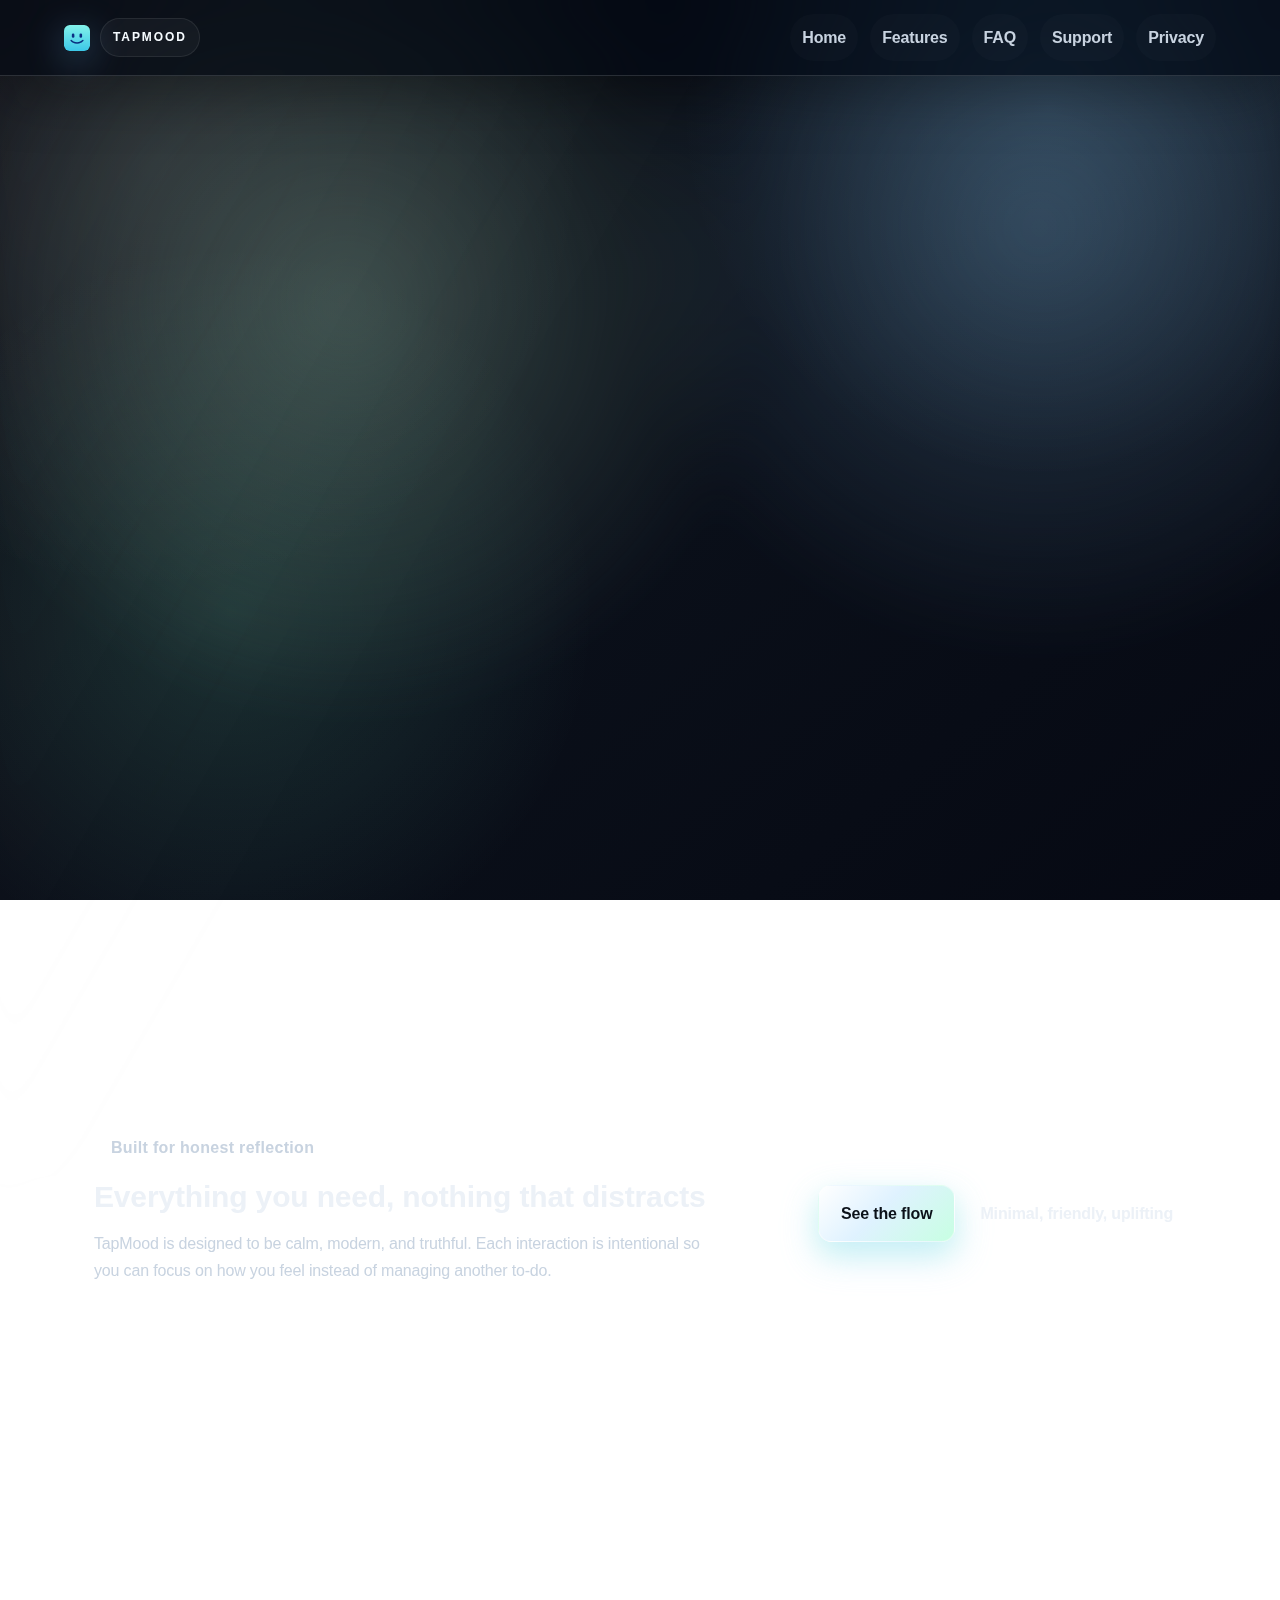
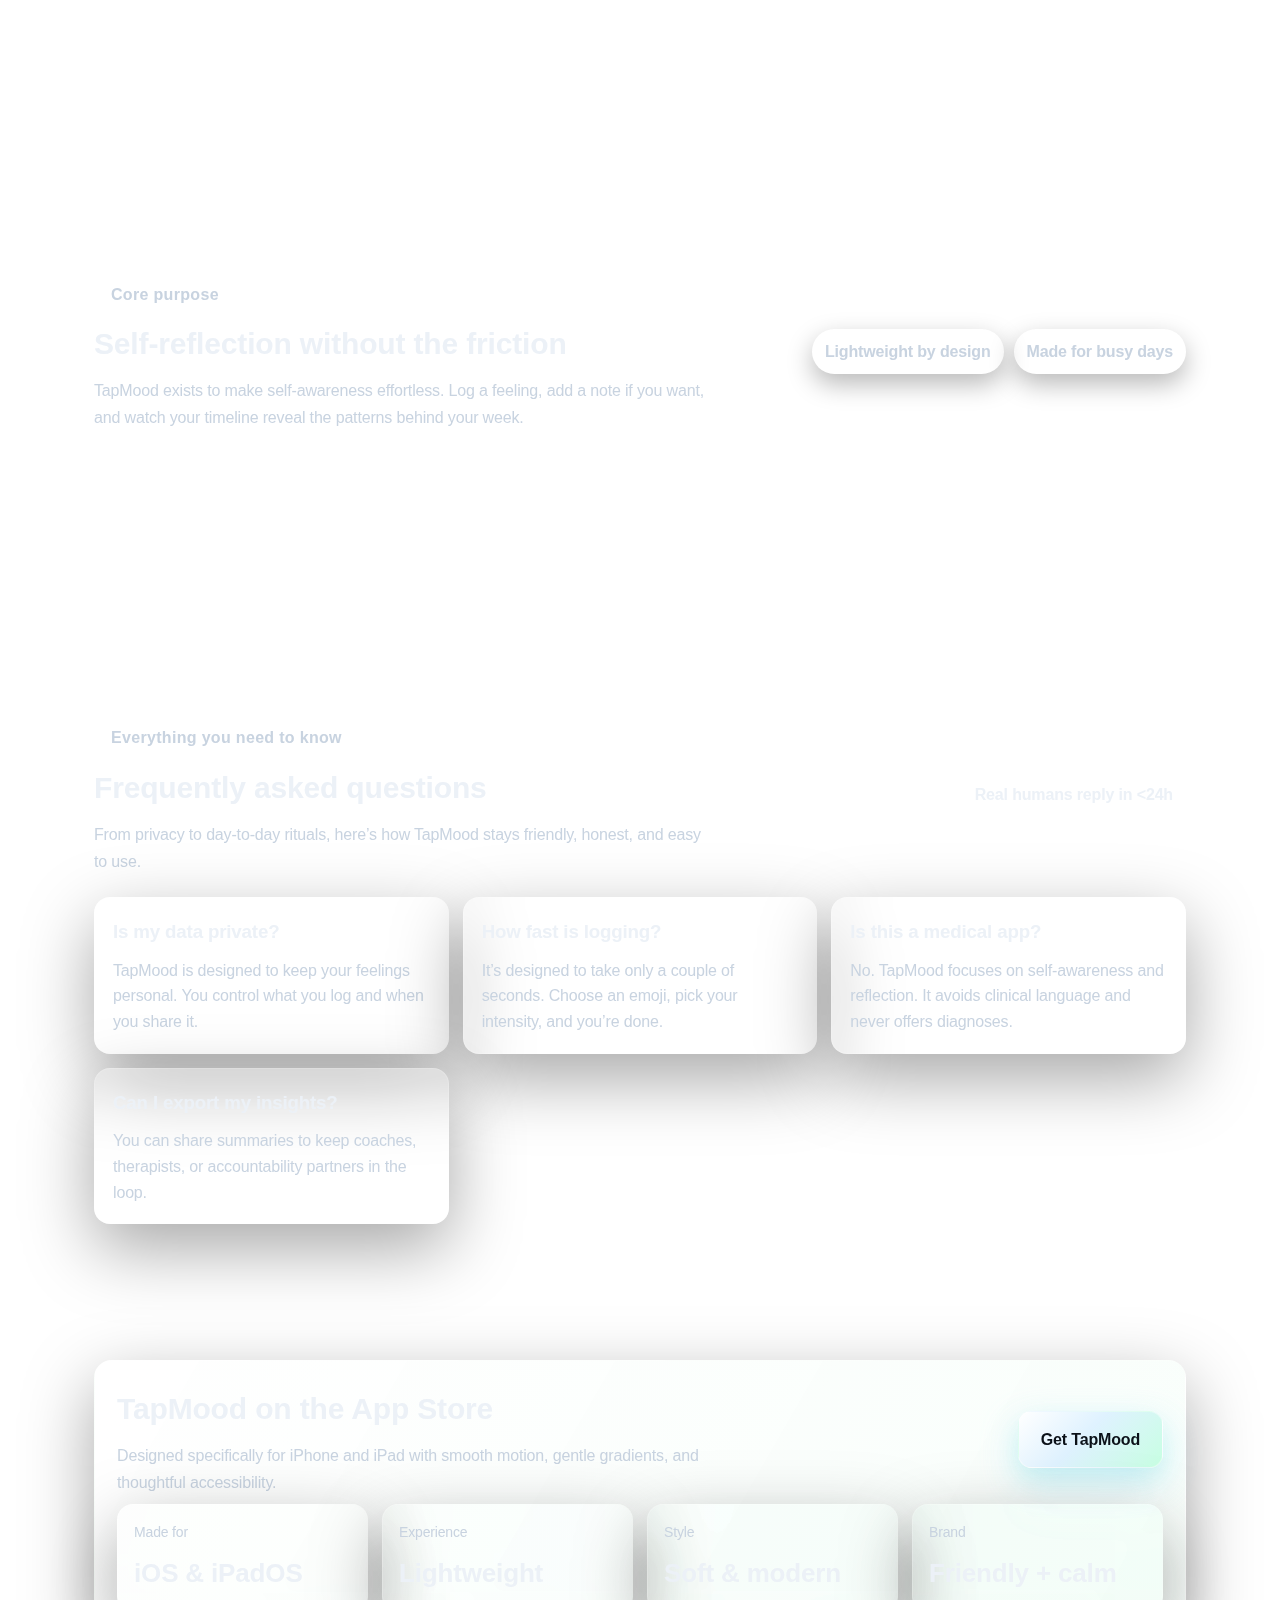
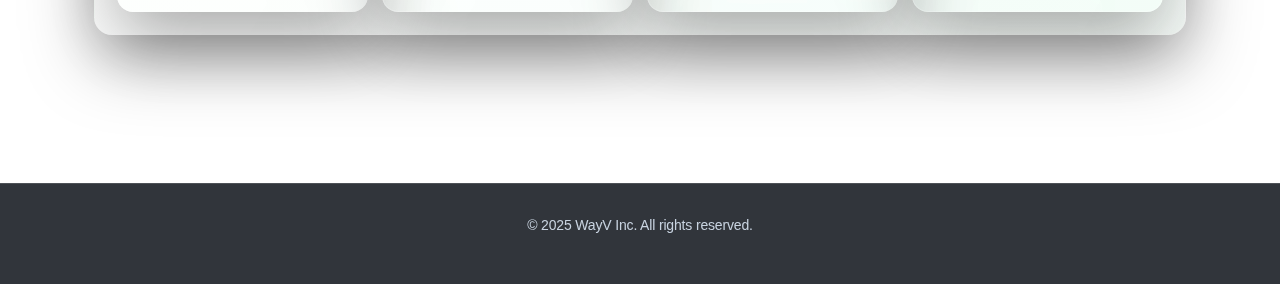
<file: index.html>
<!DOCTYPE html>
<html lang="en">
<head>
    <meta charset="UTF-8">
    <title>TapMood – Effortless emotional wellbeing for iOS</title>
    <link rel="stylesheet" href="assets/style.css">
    <meta name="viewport" content="width=device-width, initial-scale=1.0">
</head>
<body>
<nav>
    <div class="logo">
        <img src="TapMood Blue.svg" alt="TapMood logo">
        <span class="wordmark">TapMood</span>
    </div>
    <div class="nav-links">
        <a href="#top">Home</a>
        <a href="features.html">Features</a>
        <a href="faq.html">FAQ</a>
        <a href="support.html">Support</a>
        <a href="privacy.html">Privacy</a>
    </div>
</nav>

<main id="top">
    <section class="hero">
        <div class="hero-content fade-up">
            <div class="kicker">iOS · Emotional wellbeing · Private by design</div>
            <h1>Emotional wellbeing, thoughtfully simple.</h1>
            <p>TapMood helps you capture how you feel in seconds and understand the patterns behind your days. The experience stays light, clean, and focused so self-reflection never feels like work.</p>
            <div class="hero-actions">
                <a class="btn" href="#download">Get TapMood for iOS</a>
                <div class="hero-meta"><span class="pulse-dot"></span>Fast, gentle check-ins with room for context</div>
            </div>
            <div class="pill-row">
                <span class="pill">No sign-up required</span>
                <span class="pill">Optional mood notes</span>
                <span class="pill">Built for iPhone &amp; iPad</span>
            </div>
        </div>
        <div class="hero-preview">
            <div class="preview-card fade-up delay-1">
                <div class="preview-title"><span class="emoji">😊</span> Log a mood</div>
                <p class="preview-desc">Slide to pick your intensity, tap an emoji, and add a note if you want context. It takes only a couple of seconds.</p>
                <div class="progress-wave">
                    <span class="wave"></span>
                    <span class="wave"></span>
                    <span class="wave"></span>
                </div>
            </div>
            <div class="preview-card fade-up delay-2">
                <div class="preview-title"><span class="emoji">🗒️</span> Weekly insights</div>
                <p class="preview-desc">See your highs, lows, and streaks over the last 7 days so you can spot rhythms without digging.</p>
                <div class="micro-chart">
                    <span class="bar" style="height: 55%;"></span>
                    <span class="bar" style="height: 72%;"></span>
                    <span class="bar" style="height: 64%;"></span>
                    <span class="bar" style="height: 82%;"></span>
                    <span class="bar" style="height: 60%;"></span>
                    <span class="bar" style="height: 76%;"></span>
                    <span class="bar" style="height: 68%;"></span>
                </div>
            </div>
            <div class="preview-card fade-up delay-3">
                <div class="preview-title"><span class="emoji">📊</span> Visual timeline</div>
                <p class="preview-desc">Clear charts reveal mood distribution and changes over time so progress stays visible without noise.</p>
                <div class="badge-row">
                    <span class="badge">Clean charts</span>
                    <span class="badge">Streak-friendly</span>
                    <span class="badge">Gesture-friendly</span>
                </div>
            </div>
        </div>
    </section>

    <section class="section" id="features">
        <div class="section-header">
            <div>
                <p class="kicker" style="margin:0;">Built for honest reflection</p>
                <h2>Everything you need, nothing that distracts</h2>
                <p>TapMood is designed to be calm, modern, and truthful. Each interaction is intentional so you can focus on how you feel instead of managing another to-do.</p>
            </div>
            <div class="download-cta">
                <a class="btn" href="#download">See the flow</a>
                <span class="tag">Minimal, friendly, uplifting</span>
            </div>
        </div>
        <div class="feature-grid">
            <div class="feature-card fade-up">
                <div class="feature-icon">⚡️</div>
                <h3>Fast mood logging</h3>
                <p>Tap how you feel and keep moving. You can add a quick note for context, but you never have to.</p>
            </div>
            <div class="feature-card fade-up delay-1">
                <div class="feature-icon">🗓️</div>
                <h3>Weekly insights</h3>
                <p>Seven-day highlights surface your emotional highs, lows, and patterns at a glance.</p>
            </div>
            <div class="feature-card fade-up delay-2">
                <div class="feature-icon">📊</div>
                <h3>Visual analytics</h3>
                <p>Clean charts show distribution, streaks, and change over time without clutter or jargon.</p>
            </div>
            <div class="feature-card fade-up delay-3">
                <div class="feature-icon">📝</div>
                <h3>Mood notes</h3>
                <p>Add short reflections to remember the moments and triggers behind every check-in.</p>
            </div>
            <div class="feature-card fade-up delay-4">
                <div class="feature-icon">🌙</div>
                <h3>Minimal, calming UI</h3>
                <p>Soft gradients, smooth motion, and tactile gestures make TapMood feel like a quiet space.</p>
            </div>
            <div class="feature-card fade-up delay-5">
                <div class="feature-icon">🔒</div>
                <h3>Honest privacy stance</h3>
                <p>Check-ins are yours. TapMood keeps the experience personal and transparent, without gimmicks.</p>
            </div>
        </div>
    </section>

    <section class="section" id="purpose">
        <div class="section-header">
            <div>
                <p class="kicker" style="margin:0;">Core purpose</p>
                <h2>Self-reflection without the friction</h2>
                <p>TapMood exists to make self-awareness effortless. Log a feeling, add a note if you want, and watch your timeline reveal the patterns behind your week.</p>
            </div>
            <div class="pill-stack">
                <span class="pill">Lightweight by design</span>
                <span class="pill">Made for busy days</span>
            </div>
        </div>
        <div class="purpose-grid">
            <div class="purpose-card fade-up">
                <h3>Tap, note, done</h3>
                <p>Pick a mood, add optional context, and carry on. TapMood respects your time and attention.</p>
            </div>
            <div class="purpose-card fade-up delay-1">
                <h3>Timeline clarity</h3>
                <p>Over days and weeks, your entries turn into a personal emotional timeline you can actually understand.</p>
            </div>
            <div class="purpose-card fade-up delay-2">
                <h3>Gentle accountability</h3>
                <p>Thoughtful prompts and streak views encourage consistent reflection without pressure.</p>
            </div>
        </div>
    </section>

    <section class="section" id="faq">
        <div class="section-header">
            <div>
                <p class="kicker" style="margin:0;">Everything you need to know</p>
                <h2>Frequently asked questions</h2>
                <p>From privacy to day-to-day rituals, here’s how TapMood stays friendly, honest, and easy to use.</p>
            </div>
            <div class="tag">Real humans reply in &lt;24h</div>
        </div>
        <div class="faq-grid">
            <div class="faq-card">
                <h3>Is my data private?</h3>
                <p>TapMood is designed to keep your feelings personal. You control what you log and when you share it.</p>
            </div>
            <div class="faq-card">
                <h3>How fast is logging?</h3>
                <p>It’s designed to take only a couple of seconds. Choose an emoji, pick your intensity, and you’re done.</p>
            </div>
            <div class="faq-card">
                <h3>Is this a medical app?</h3>
                <p>No. TapMood focuses on self-awareness and reflection. It avoids clinical language and never offers diagnoses.</p>
            </div>
            <div class="faq-card">
                <h3>Can I export my insights?</h3>
                <p>You can share summaries to keep coaches, therapists, or accountability partners in the loop.</p>
            </div>
        </div>
    </section>

    <section class="section" id="download">
        <div class="cta-panel">
            <div class="section-header" style="margin-bottom: 8px;">
                <div>
                    <h2>TapMood on the App Store</h2>
                    <p>Designed specifically for iPhone and iPad with smooth motion, gentle gradients, and thoughtful accessibility.</p>
                </div>
                <a class="btn" href="#">Get TapMood</a>
            </div>
            <div class="stat-grid">
                <div class="stat-card">
                    <span class="stat-label">Made for</span>
                    <span class="stat-value">iOS &amp; iPadOS</span>
                </div>
                <div class="stat-card">
                    <span class="stat-label">Experience</span>
                    <span class="stat-value">Lightweight</span>
                </div>
                <div class="stat-card">
                    <span class="stat-label">Style</span>
                    <span class="stat-value">Soft &amp; modern</span>
                </div>
                <div class="stat-card">
                    <span class="stat-label">Brand</span>
                    <span class="stat-value">Friendly + calm</span>
                </div>
            </div>
        </div>
    </section>
</main>

<div class="footer">
    © 2025 WayV Inc. All rights reserved.
</div>
</body>
</html>
</file>
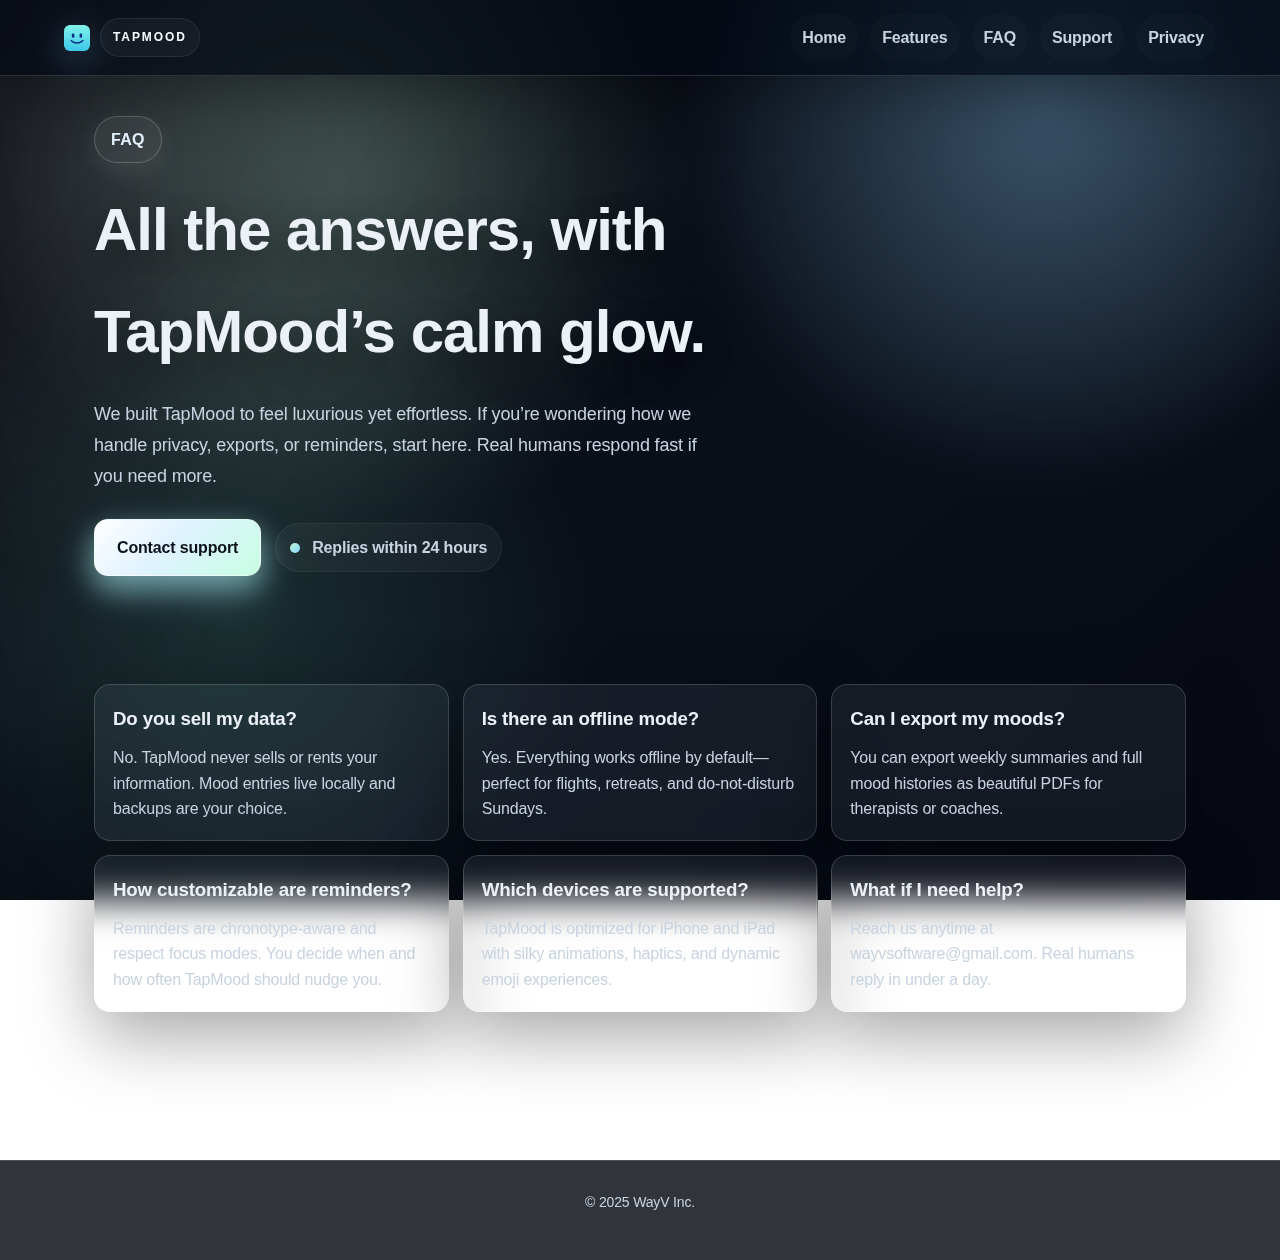
<file: faq.html>
<!DOCTYPE html>
<html lang="en">
<head>
    <meta charset="UTF-8">
    <title>TapMood FAQ</title>
    <link rel="stylesheet" href="assets/style.css">
    <meta name="viewport" content="width=device-width, initial-scale=1.0">
</head>
<body>
<nav>
    <div class="logo">
        <img src="TapMood Blue.svg" alt="TapMood logo">
        <span class="wordmark">TapMood</span>
    </div>
    <div class="nav-links">
        <a href="index.html">Home</a>
        <a href="features.html">Features</a>
        <a href="faq.html">FAQ</a>
        <a href="support.html">Support</a>
        <a href="privacy.html">Privacy</a>
    </div>
</nav>

<main>
    <section class="hero" style="padding-top:40px;">
        <div class="hero-content">
            <div class="kicker">FAQ</div>
            <h1>All the answers, with TapMood’s calm glow.</h1>
            <p>We built TapMood to feel luxurious yet effortless. If you’re wondering how we handle privacy, exports, or reminders, start here. Real humans respond fast if you need more.</p>
            <div class="hero-actions">
                <a class="btn" href="support.html">Contact support</a>
                <div class="hero-meta"><span class="pulse-dot"></span>Replies within 24 hours</div>
            </div>
        </div>
    </section>

    <section class="section">
        <div class="faq-grid">
            <div class="faq-card">
                <h3>Do you sell my data?</h3>
                <p>No. TapMood never sells or rents your information. Mood entries live locally and backups are your choice.</p>
            </div>
            <div class="faq-card">
                <h3>Is there an offline mode?</h3>
                <p>Yes. Everything works offline by default—perfect for flights, retreats, and do-not-disturb Sundays.</p>
            </div>
            <div class="faq-card">
                <h3>Can I export my moods?</h3>
                <p>You can export weekly summaries and full mood histories as beautiful PDFs for therapists or coaches.</p>
            </div>
            <div class="faq-card">
                <h3>How customizable are reminders?</h3>
                <p>Reminders are chronotype-aware and respect focus modes. You decide when and how often TapMood should nudge you.</p>
            </div>
            <div class="faq-card">
                <h3>Which devices are supported?</h3>
                <p>TapMood is optimized for iPhone and iPad with silky animations, haptics, and dynamic emoji experiences.</p>
            </div>
            <div class="faq-card">
                <h3>What if I need help?</h3>
                <p>Reach us anytime at <a href="mailto:wayvsoftware@gmail.com">wayvsoftware@gmail.com</a>. Real humans reply in under a day.</p>
            </div>
        </div>
    </section>
</main>

<div class="footer">© 2025 WayV Inc.</div>
</body>
</html>
</file>
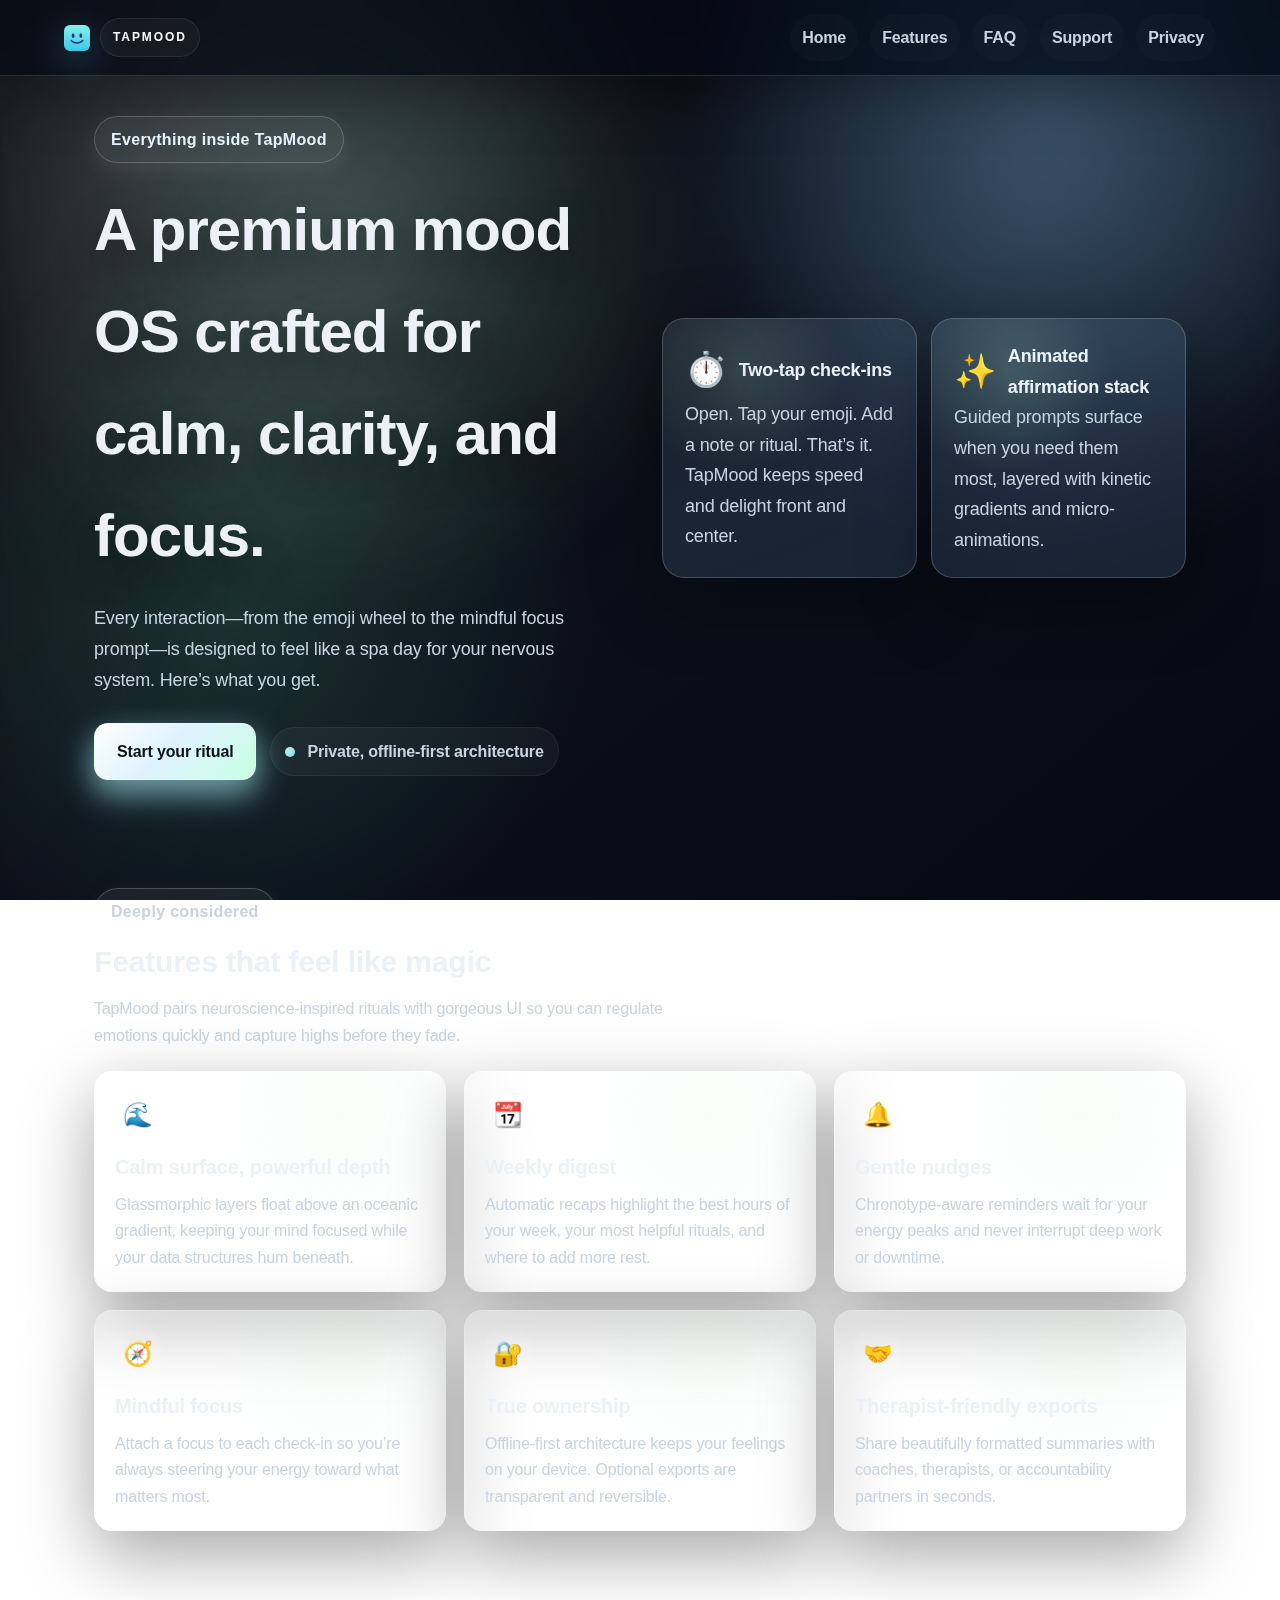
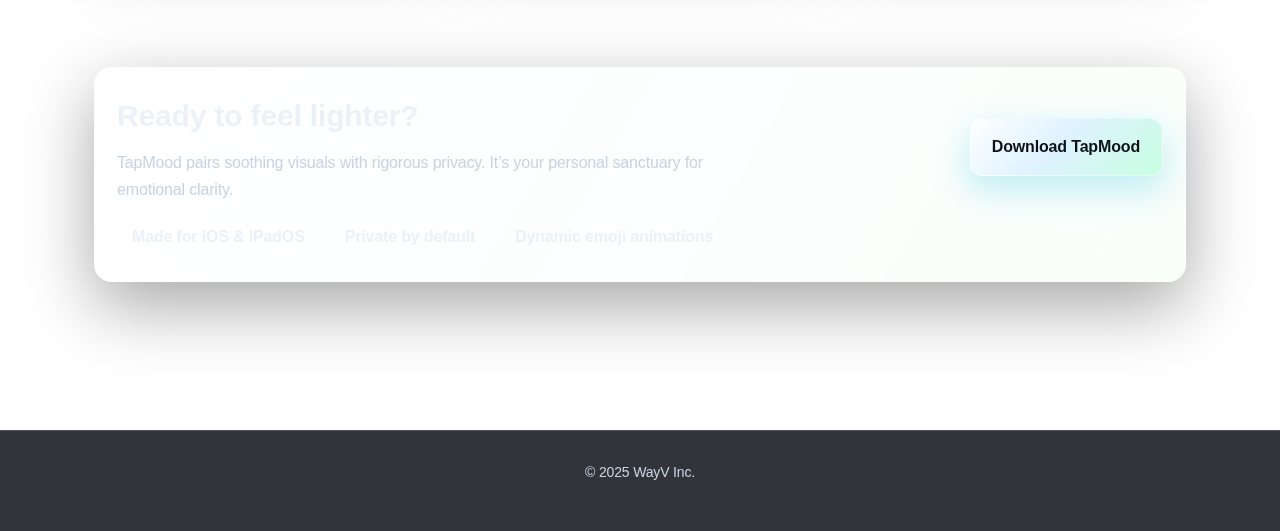
<file: features.html>
<!DOCTYPE html>
<html lang="en">
<head>
    <meta charset="UTF-8">
    <title>TapMood Features</title>
    <link rel="stylesheet" href="assets/style.css">
    <meta name="viewport" content="width=device-width, initial-scale=1.0">
</head>
<body>
<nav>
    <div class="logo">
        <img src="TapMood Blue.svg" alt="TapMood logo">
        <span class="wordmark">TapMood</span>
    </div>
    <div class="nav-links">
        <a href="index.html">Home</a>
        <a href="features.html">Features</a>
        <a href="faq.html">FAQ</a>
        <a href="support.html">Support</a>
        <a href="privacy.html">Privacy</a>
    </div>
</nav>

<main>
    <section class="hero" style="padding-top:40px;">
        <div class="hero-content">
            <div class="kicker">Everything inside TapMood</div>
            <h1>A premium mood OS crafted for calm, clarity, and focus.</h1>
            <p>Every interaction—from the emoji wheel to the mindful focus prompt—is designed to feel like a spa day for your nervous system. Here’s what you get.</p>
            <div class="hero-actions">
                <a class="btn" href="#cta">Start your ritual</a>
                <div class="hero-meta"><span class="pulse-dot"></span>Private, offline-first architecture</div>
            </div>
        </div>
        <div class="hero-preview">
            <div class="preview-card">
                <div class="preview-title"><span class="emoji">⏱️</span> Two-tap check-ins</div>
                <p class="preview-desc">Open. Tap your emoji. Add a note or ritual. That’s it. TapMood keeps speed and delight front and center.</p>
            </div>
            <div class="preview-card">
                <div class="preview-title"><span class="emoji">✨</span> Animated affirmation stack</div>
                <p class="preview-desc">Guided prompts surface when you need them most, layered with kinetic gradients and micro-animations.</p>
            </div>
        </div>
    </section>

    <section class="section">
        <div class="section-header">
            <div>
                <p class="kicker" style="margin:0;">Deeply considered</p>
                <h2>Features that feel like magic</h2>
                <p>TapMood pairs neuroscience-inspired rituals with gorgeous UI so you can regulate emotions quickly and capture highs before they fade.</p>
            </div>
        </div>
        <div class="feature-grid">
            <div class="feature-card">
                <div class="feature-icon">🌊</div>
                <h3>Calm surface, powerful depth</h3>
                <p>Glassmorphic layers float above an oceanic gradient, keeping your mind focused while your data structures hum beneath.</p>
            </div>
            <div class="feature-card">
                <div class="feature-icon">📆</div>
                <h3>Weekly digest</h3>
                <p>Automatic recaps highlight the best hours of your week, your most helpful rituals, and where to add more rest.</p>
            </div>
            <div class="feature-card">
                <div class="feature-icon">🔔</div>
                <h3>Gentle nudges</h3>
                <p>Chronotype-aware reminders wait for your energy peaks and never interrupt deep work or downtime.</p>
            </div>
            <div class="feature-card">
                <div class="feature-icon">🧭</div>
                <h3>Mindful focus</h3>
                <p>Attach a focus to each check-in so you’re always steering your energy toward what matters most.</p>
            </div>
            <div class="feature-card">
                <div class="feature-icon">🔐</div>
                <h3>True ownership</h3>
                <p>Offline-first architecture keeps your feelings on your device. Optional exports are transparent and reversible.</p>
            </div>
            <div class="feature-card">
                <div class="feature-icon">🤝</div>
                <h3>Therapist-friendly exports</h3>
                <p>Share beautifully formatted summaries with coaches, therapists, or accountability partners in seconds.</p>
            </div>
        </div>
    </section>

    <section class="section" id="cta">
        <div class="cta-panel">
            <div class="section-header" style="margin-bottom: 10px;">
                <div>
                    <h2>Ready to feel lighter?</h2>
                    <p>TapMood pairs soothing visuals with rigorous privacy. It’s your personal sanctuary for emotional clarity.</p>
                </div>
                <a class="btn" href="#">Download TapMood</a>
            </div>
            <div class="badges">
                <span class="badge">Made for iOS &amp; iPadOS</span>
                <span class="badge">Private by default</span>
                <span class="badge">Dynamic emoji animations</span>
            </div>
        </div>
    </section>
</main>

<div class="footer">© 2025 WayV Inc.</div>
</body>
</html>
</file>
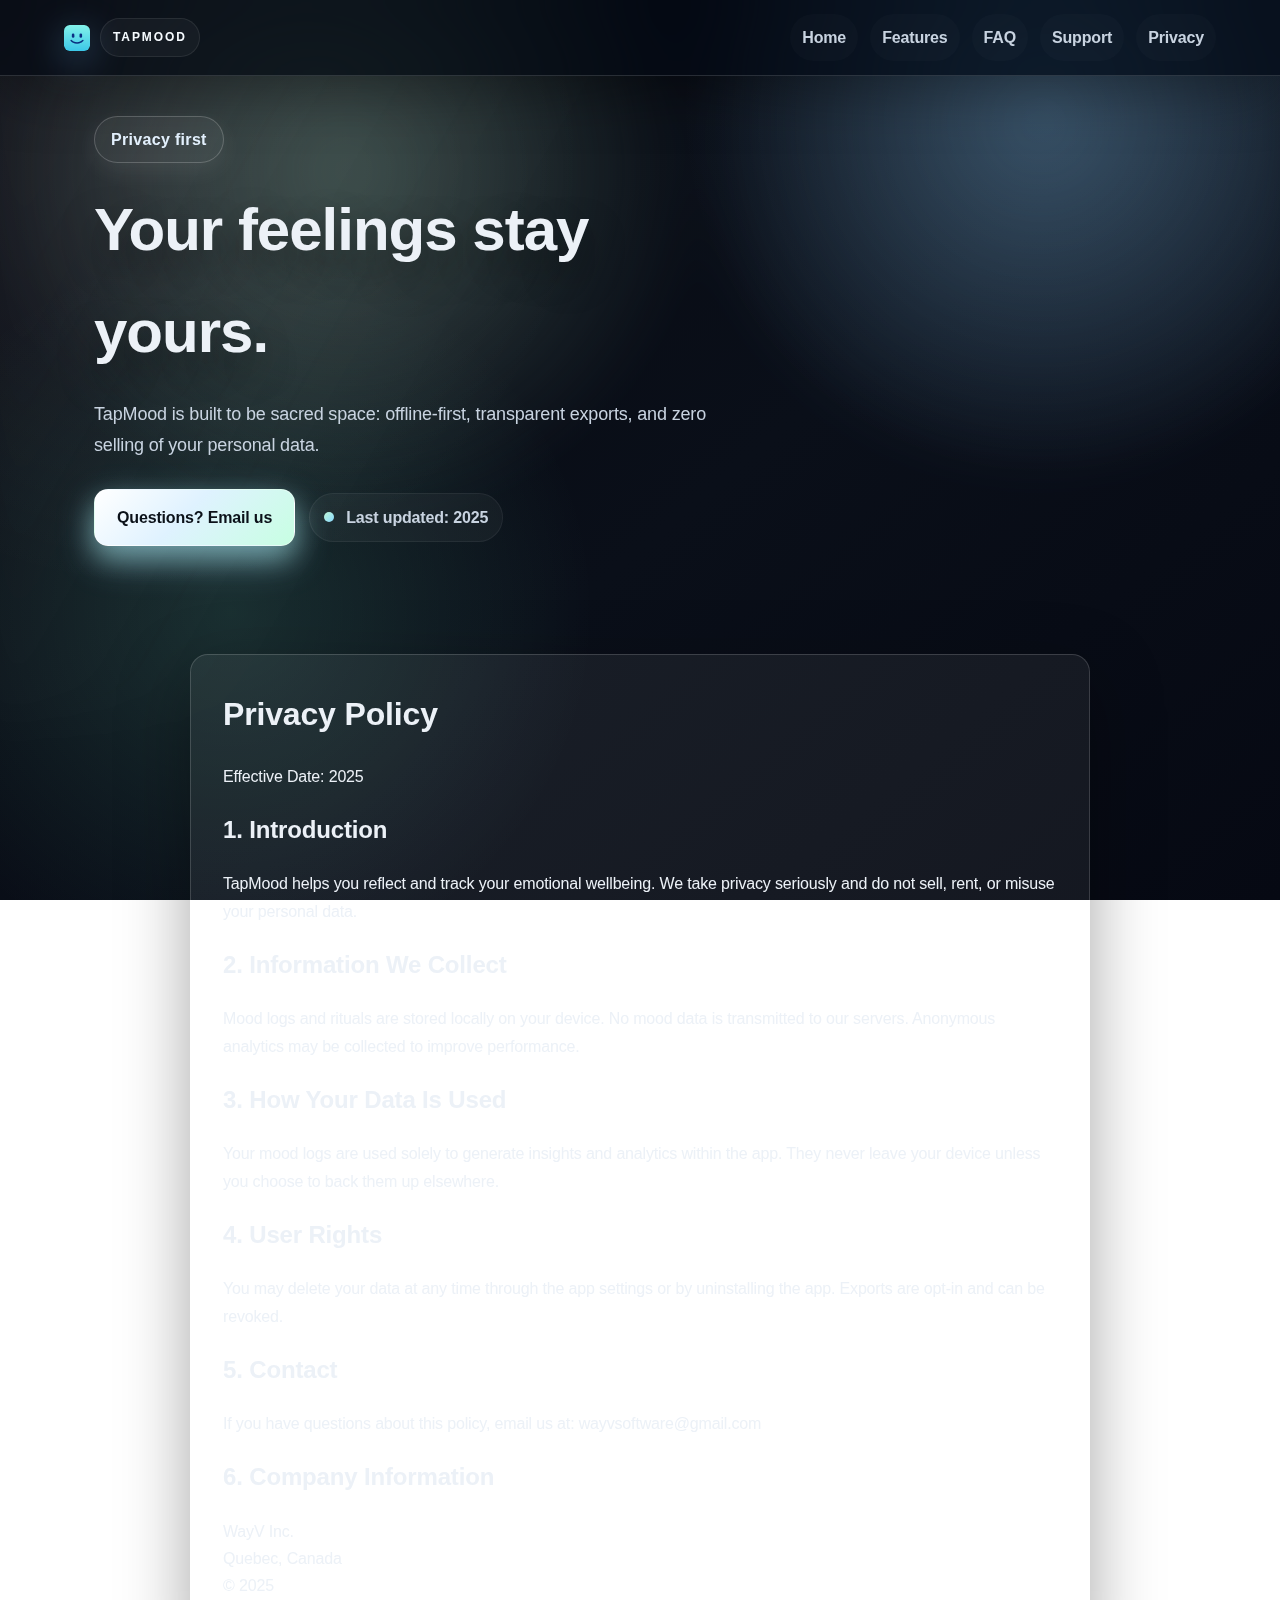
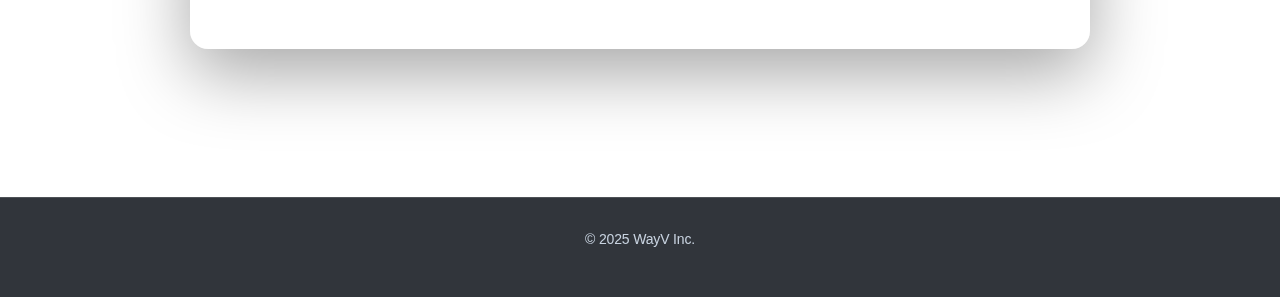
<file: privacy.html>
<!DOCTYPE html>
<html lang="en">
<head>
    <meta charset="UTF-8">
    <title>Privacy Policy – TapMood</title>
    <link rel="stylesheet" href="assets/style.css">
    <meta name="viewport" content="width=device-width, initial-scale=1.0">
</head>
<body>
<nav>
    <div class="logo">
        <img src="TapMood Blue.svg" alt="TapMood logo">
        <span class="wordmark">TapMood</span>
    </div>
    <div class="nav-links">
        <a href="index.html">Home</a>
        <a href="features.html">Features</a>
        <a href="faq.html">FAQ</a>
        <a href="support.html">Support</a>
        <a href="privacy.html">Privacy</a>
    </div>
</nav>

<main>
    <section class="hero" style="padding-top:40px;">
        <div class="hero-content">
            <div class="kicker">Privacy first</div>
            <h1>Your feelings stay yours.</h1>
            <p>TapMood is built to be sacred space: offline-first, transparent exports, and zero selling of your personal data.</p>
            <div class="hero-actions">
                <a class="btn" href="mailto:wayvsoftware@gmail.com">Questions? Email us</a>
                <div class="hero-meta"><span class="pulse-dot"></span>Last updated: 2025</div>
            </div>
        </div>
    </section>

    <section class="section">
        <div class="policy">
            <h1>Privacy Policy</h1>
            <p>Effective Date: 2025</p>

            <h2>1. Introduction</h2>
            <p>TapMood helps you reflect and track your emotional wellbeing. We take privacy seriously and do not sell, rent, or misuse your personal data.</p>

            <h2>2. Information We Collect</h2>
            <p>Mood logs and rituals are stored locally on your device. No mood data is transmitted to our servers. Anonymous analytics may be collected to improve performance.</p>

            <h2>3. How Your Data Is Used</h2>
            <p>Your mood logs are used solely to generate insights and analytics within the app. They never leave your device unless you choose to back them up elsewhere.</p>

            <h2>4. User Rights</h2>
            <p>You may delete your data at any time through the app settings or by uninstalling the app. Exports are opt-in and can be revoked.</p>

            <h2>5. Contact</h2>
            <p>If you have questions about this policy, email us at: <a href="mailto:wayvsoftware@gmail.com">wayvsoftware@gmail.com</a></p>

            <h2>6. Company Information</h2>
            <p>WayV Inc.<br>Quebec, Canada<br>© 2025</p>
        </div>
    </section>
</main>

<div class="footer">© 2025 WayV Inc.</div>
</body>
</html>
</file>
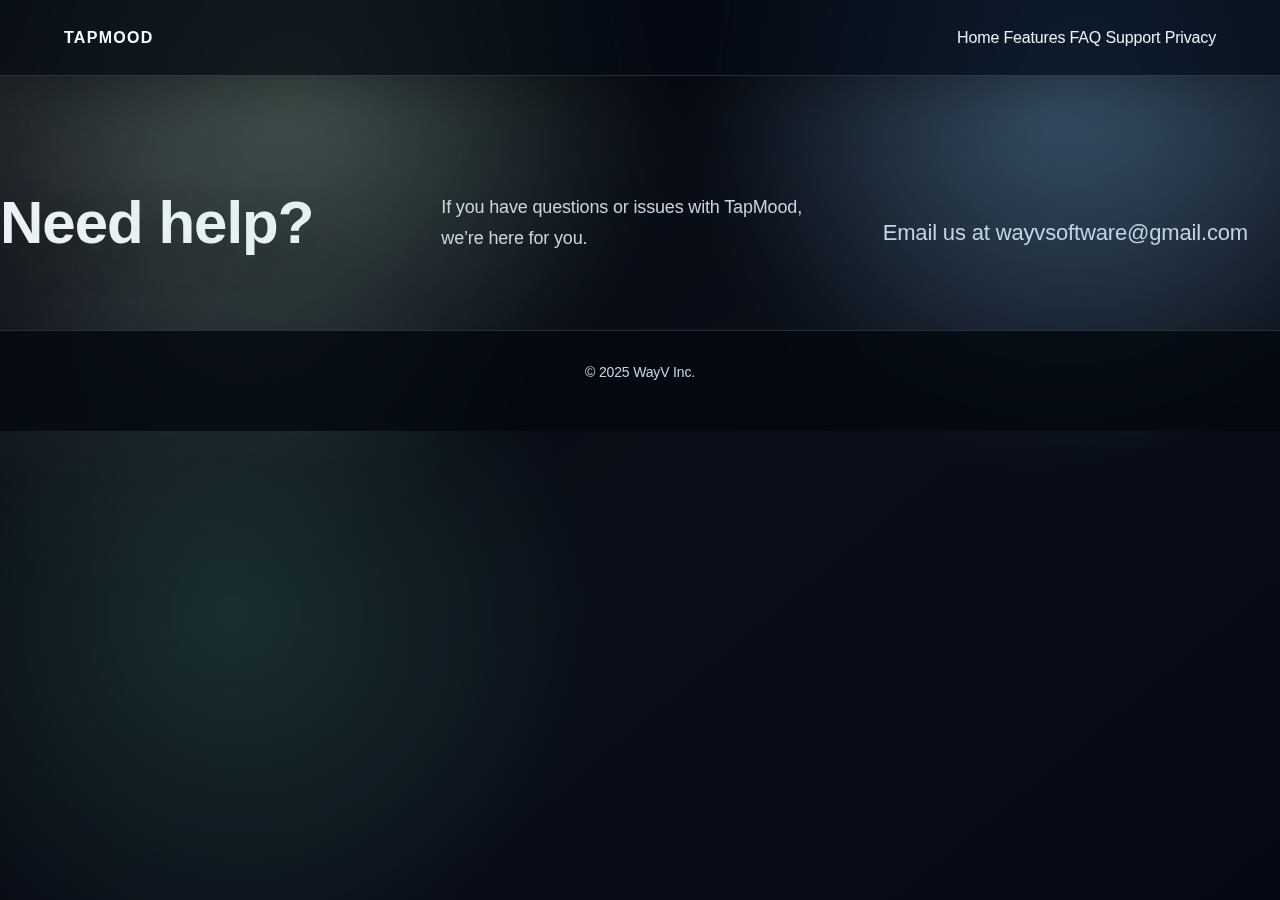
<file: support.html>
<!DOCTYPE html>
<html lang="en">
<head>
    <meta charset="UTF-8">
    <title>TapMood Support</title>
    <link rel="stylesheet" href="assets/style.css">
</head>

<body>
<nav>
    <div class="logo">TapMood</div>
    <div>
        <a href="index.html">Home</a>
        <a href="features.html">Features</a>
        <a href="faq.html">FAQ</a>
        <a href="support.html">Support</a>
        <a href="privacy.html">Privacy</a>
    </div>
</nav>

<section class="hero">
    <h1>Need help?</h1>
    <p>If you have questions or issues with TapMood, we’re here for you.</p>
    <p style="margin-top:20px; font-size:22px;">
        Email us at <a href="mailto:wayvsoftware@gmail.com">wayvsoftware@gmail.com</a>
    </p>
</section>

<div class="footer">
    © 2025 WayV Inc.
</div>

</body>
</html>
</file>
<file: assets/style.css>
:root {
    --bg-primary: radial-gradient(circle at 12% 18%, rgba(255, 255, 255, 0.08), transparent 32%),
                  radial-gradient(circle at 82% 12%, rgba(146, 210, 255, 0.16), transparent 28%),
                  radial-gradient(circle at 18% 68%, rgba(128, 255, 209, 0.14), transparent 30%),
                  linear-gradient(140deg, #05070e 0%, #0a0f19 55%, #060913 100%);
    --glass: rgba(255, 255, 255, 0.06);
    --glass-strong: rgba(255, 255, 255, 0.12);
    --text: #ecf1f7;
    --muted: #c8d3e0;
    --accent: #e5f2ff;
    --accent-2: #bdf5d4;
    --shadow: 0 24px 70px rgba(0, 0, 0, 0.35);
    --border: 1px solid rgba(255, 255, 255, 0.14);
    --nav-height: 76px;
}

* { box-sizing: border-box; }

body {
    margin: 0;
    padding: 0;
    font-family: "SF Pro Display", "SF Pro Text", -apple-system, BlinkMacSystemFont, "Segoe UI", Roboto, Helvetica, Arial, sans-serif;
    color: var(--text);
    background: var(--bg-primary);
    background-attachment: fixed;
    min-height: 100vh;
    position: relative;
    overflow-x: hidden;
    line-height: 1.7;
    letter-spacing: -0.01em;
    scroll-behavior: smooth;
}

a { color: inherit; text-decoration: none; }

a:hover { color: #ffffff; }

a:focus-visible { outline: 2px solid rgba(189, 245, 212, 0.9); outline-offset: 4px; border-radius: 8px; }

.pill {
    display: inline-flex;
    align-items: center;
    gap: 8px;
    padding: 8px 12px;
    background: rgba(255, 255, 255, 0.06);
    border-radius: 999px;
    border: 1px solid rgba(255, 255, 255, 0.14);
    color: var(--muted);
    font-weight: 700;
    box-shadow: 0 10px 26px rgba(0, 0, 0, 0.28);
}

.pill-row, .pill-stack { display: flex; gap: 10px; flex-wrap: wrap; align-items: center; }
.pill-stack { justify-content: flex-end; }

.fade-up {
    opacity: 0;
    transform: translateY(18px);
    animation: fadeUp 0.9s ease forwards;
}

.delay-1 { animation-delay: 0.08s; }
.delay-2 { animation-delay: 0.16s; }
.delay-3 { animation-delay: 0.24s; }
.delay-4 { animation-delay: 0.32s; }
.delay-5 { animation-delay: 0.4s; }

nav {
    position: sticky;
    top: 0;
    z-index: 40;
    display: flex;
    align-items: center;
    justify-content: space-between;
    padding: 14px 5vw;
    min-height: var(--nav-height);
    backdrop-filter: blur(22px) saturate(170%);
    background: rgba(4, 8, 16, 0.72);
    border-bottom: var(--border);
    box-shadow: 0 12px 60px rgba(0, 0, 0, 0.35);
    gap: 12px;
    flex-wrap: wrap;
}

.logo {
    display: inline-flex;
    align-items: center;
    gap: 10px;
    font-weight: 700;
    letter-spacing: 0.08em;
    text-transform: uppercase;
    color: #f6fbff;
}

.logo img {
    height: 26px;
    width: 26px;
    filter: drop-shadow(0 8px 18px rgba(127, 195, 255, 0.35));
}

.wordmark {
    padding: 8px 12px;
    border-radius: 999px;
    background: rgba(255, 255, 255, 0.04);
    border: 1px solid rgba(255, 255, 255, 0.08);
    font-size: 12px;
    letter-spacing: 0.16em;
}

.nav-links {
    display: flex;
    gap: 12px;
    align-items: center;
    flex-wrap: wrap;
    justify-content: flex-end;
}

.nav-links a {
    text-decoration: none;
    font-weight: 600;
    color: var(--muted);
    padding: 10px 12px;
    border-radius: 999px;
    position: relative;
    transition: color 0.2s ease, transform 0.2s ease, background 0.2s ease;
    background: rgba(255, 255, 255, 0.02);
}

.nav-links a::after {
    content: "";
    position: absolute;
    left: 12px;
    right: 12px;
    bottom: 8px;
    height: 2px;
    background: linear-gradient(90deg, rgba(255,255,255,0.1), rgba(189,245,212,0.7), rgba(255,255,255,0.1));
    transform: scaleX(0);
    transform-origin: center;
    transition: transform 0.25s ease;
    border-radius: 999px;
}

.nav-links a:hover {
    color: #ffffff;
    transform: translateY(-1px);
    background: rgba(255, 255, 255, 0.05);
}

.nav-links a:hover::after { transform: scaleX(1); }

.btn {
    display: inline-flex;
    align-items: center;
    gap: 10px;
    padding: 14px 22px;
    background: linear-gradient(135deg, #ffffff 0%, #dff2ff 45%, #c7ffe2 100%);
    color: #0b1119;
    border-radius: 14px;
    border: 1px solid rgba(255, 255, 255, 0.4);
    font-weight: 800;
    text-decoration: none;
    box-shadow: 0 14px 36px rgba(160, 215, 255, 0.45), 0 12px 26px rgba(175, 255, 214, 0.35);
    transition: transform 0.25s ease, box-shadow 0.25s ease, filter 0.25s ease;
    letter-spacing: -0.01em;
}

.btn:hover {
    transform: translateY(-3px) scale(1.01);
    box-shadow: 0 18px 44px rgba(160, 215, 255, 0.55), 0 16px 34px rgba(175, 255, 214, 0.42);
    filter: saturate(110%);
}

.btn:active { transform: translateY(-1px); }

main {
    padding: 0 5vw 96px;
    max-width: 1220px;
    margin: 0 auto;
}

.hero {
    position: relative;
    display: grid;
    grid-template-columns: repeat(auto-fit, minmax(320px, 1fr));
    align-items: center;
    gap: 44px;
    padding: 96px 0 56px;
    isolation: isolate;
}

.hero::before,
.hero::after {
    content: "";
    position: absolute;
    inset: -120px;
    z-index: 0;
    pointer-events: none;
    filter: blur(24px);
}

.hero::before {
    background: radial-gradient(circle at 28% 28%, rgba(189, 245, 212, 0.32), transparent 32%),
                radial-gradient(circle at 80% 22%, rgba(146, 210, 255, 0.28), transparent 30%);
    opacity: 0.8;
    animation: aurora 18s ease-in-out infinite alternate;
}

.hero::after {
    background: linear-gradient(120deg, rgba(255, 255, 255, 0.08), transparent 42%);
    opacity: 0.6;
}

.hero-content {
    position: relative;
    z-index: 1;
    display: flex;
    flex-direction: column;
    gap: 16px;
    max-width: 640px;
}

.kicker {
    display: inline-flex;
    align-items: center;
    gap: 8px;
    padding: 9px 16px;
    background: rgba(255, 255, 255, 0.06);
    color: var(--accent);
    border-radius: 999px;
    font-weight: 700;
    width: fit-content;
    border: 1px solid rgba(255, 255, 255, 0.2);
    box-shadow: 0 8px 22px rgba(255, 255, 255, 0.08);
    letter-spacing: 0.02em;
}

.hero h1 {
    font-size: clamp(40px, 5vw, 60px);
    margin: 0;
    letter-spacing: -1px;
    text-shadow: 0 16px 40px rgba(0, 0, 0, 0.45);
}

.hero p {
    color: var(--muted);
    font-size: 18px;
    line-height: 1.7;
    margin: 0;
    max-width: 620px;
}

.hero-actions {
    display: flex;
    gap: 14px;
    align-items: center;
    flex-wrap: wrap;
    margin-top: 12px;
}

.hero-meta {
    display: flex;
    align-items: center;
    gap: 12px;
    color: var(--muted);
    font-weight: 600;
    padding: 10px 14px;
    border-radius: 999px;
    background: rgba(255, 255, 255, 0.04);
    border: 1px solid rgba(255, 255, 255, 0.06);
}

.pulse-dot {
    width: 10px;
    height: 10px;
    border-radius: 50%;
    background: linear-gradient(135deg, #bdf5d4, #88d8ff);
    box-shadow: 0 0 0 0 rgba(189, 245, 212, 0.6);
    animation: pulse 2.2s infinite;
}

.hero-preview {
    position: relative;
    z-index: 1;
    display: grid;
    gap: 14px;
    grid-template-columns: repeat(auto-fit, minmax(240px, 1fr));
}

.preview-card {
    background: linear-gradient(160deg, rgba(255, 255, 255, 0.08), rgba(146, 210, 255, 0.12));
    border-radius: 22px;
    padding: 22px;
    border: 1px solid rgba(255, 255, 255, 0.2);
    box-shadow: var(--shadow);
    backdrop-filter: blur(18px) saturate(130%);
    position: relative;
    overflow: hidden;
    transition: transform 0.35s ease, border-color 0.35s ease, box-shadow 0.35s ease;
    isolation: isolate;
}

.preview-card::before {
    content: "";
    position: absolute;
    inset: 0;
    background: radial-gradient(circle at 30% 20%, rgba(189, 245, 212, 0.2), transparent 38%);
    z-index: 0;
    opacity: 0.8;
    animation: float 8s ease-in-out infinite;
}

.preview-card:hover {
    transform: translateY(-6px);
    border-color: rgba(189, 245, 212, 0.6);
    box-shadow: 0 24px 60px rgba(0, 0, 0, 0.4);
}

.preview-card .emoji {
    font-size: 34px;
    filter: drop-shadow(0 12px 24px rgba(0, 0, 0, 0.4));
    animation: float 6s ease-in-out infinite;
}

.preview-title {
    display: flex;
    align-items: center;
    gap: 12px;
    font-weight: 800;
    font-size: 18px;
    position: relative;
    z-index: 1;
}

.preview-desc {
    margin: 12px 0 0;
    color: var(--muted);
    line-height: 1.6;
    position: relative;
    z-index: 1;
}

.progress-wave {
    margin-top: 18px;
    display: grid;
    grid-template-columns: repeat(3, 1fr);
    gap: 8px;
    position: relative;
    z-index: 1;
}

.wave {
    display: block;
    height: 8px;
    border-radius: 999px;
    background: linear-gradient(90deg, rgba(189, 245, 212, 0.7), rgba(146, 210, 255, 0.7));
    position: relative;
    overflow: hidden;
}

.wave::after {
    content: "";
    position: absolute;
    inset: 0;
    background: linear-gradient(90deg, transparent, rgba(255, 255, 255, 0.5), transparent);
    animation: shimmer 2.4s ease-in-out infinite;
}

.micro-chart {
    display: grid;
    grid-template-columns: repeat(7, 1fr);
    gap: 8px;
    align-items: end;
    height: 120px;
    margin-top: 18px;
    position: relative;
    z-index: 1;
}

.micro-chart .bar {
    display: block;
    width: 100%;
    background: linear-gradient(180deg, rgba(189, 245, 212, 0.9), rgba(146, 210, 255, 0.7));
    border-radius: 8px 8px 4px 4px;
    animation: growBar 1s ease forwards;
    transform-origin: bottom;
    opacity: 0.85;
}

.badge-row { display: flex; flex-wrap: wrap; gap: 10px; position: relative; z-index: 1; }

.tag {
    display: inline-flex;
    align-items: center;
    gap: 6px;
    padding: 8px 12px;
    background: rgba(255, 255, 255, 0.06);
    border-radius: 12px;
    font-weight: 700;
    border: 1px solid rgba(255, 255, 255, 0.14);
}

.section { padding: 52px 0; }

.section-header {
    display: flex;
    justify-content: space-between;
    align-items: center;
    gap: 20px;
    margin-bottom: 22px;
    flex-wrap: wrap;
}

.section-header h2 {
    margin: 0;
    font-size: 30px;
}

.section-header p {
    margin: 8px 0 0;
    color: var(--muted);
    max-width: 620px;
}

.feature-grid {
    display: grid;
    grid-template-columns: repeat(auto-fit, minmax(260px, 1fr));
    gap: 18px;
}

.feature-card {
    background: var(--glass);
    border-radius: 18px;
    padding: 20px;
    border: 1px solid rgba(255, 255, 255, 0.14);
    box-shadow: var(--shadow);
    position: relative;
    overflow: hidden;
    backdrop-filter: blur(18px) saturate(120%);
    transition: transform 0.28s ease, border-color 0.28s ease, box-shadow 0.28s ease;
}

.feature-card::after {
    content: "";
    position: absolute;
    inset: 0;
    background: radial-gradient(circle at 70% 20%, rgba(189, 245, 212, 0.14), transparent 42%);
    opacity: 0.8;
}

.feature-card:hover {
    transform: translateY(-6px);
    border-color: rgba(189, 245, 212, 0.6);
    box-shadow: 0 22px 60px rgba(0, 0, 0, 0.38);
}

.feature-icon {
    width: 46px;
    height: 46px;
    border-radius: 14px;
    background: rgba(255, 255, 255, 0.08);
    display: grid;
    place-items: center;
    font-size: 24px;
    margin-bottom: 12px;
    position: relative;
    z-index: 1;
}

.feature-card h3 {
    margin: 0 0 8px;
    font-size: 20px;
    position: relative;
    z-index: 1;
}

.feature-card p {
    margin: 0;
    color: var(--muted);
    line-height: 1.65;
    position: relative;
    z-index: 1;
}

.purpose-grid {
    display: grid;
    grid-template-columns: repeat(auto-fit, minmax(240px, 1fr));
    gap: 14px;
    margin-top: 16px;
}

.purpose-card {
    background: linear-gradient(150deg, rgba(255, 255, 255, 0.08), rgba(189, 245, 212, 0.12));
    border-radius: 16px;
    padding: 18px;
    border: 1px solid rgba(255, 255, 255, 0.16);
    box-shadow: var(--shadow);
    backdrop-filter: blur(18px) saturate(130%);
    position: relative;
    overflow: hidden;
}

.purpose-card::after {
    content: "";
    position: absolute;
    inset: 0;
    background: radial-gradient(circle at 80% 10%, rgba(146, 210, 255, 0.14), transparent 40%);
}

.purpose-card h3 { margin: 0 0 8px; position: relative; z-index: 1; }
.purpose-card p { margin: 0; color: var(--muted); line-height: 1.65; position: relative; z-index: 1; }

.glow-line {
    height: 2px;
    width: 36px;
    background: linear-gradient(90deg, transparent, rgba(189, 245, 212, 0.9), transparent);
    margin: 14px 0;
}

.stat-grid {
    display: grid;
    grid-template-columns: repeat(auto-fit, minmax(180px, 1fr));
    gap: 14px;
}

.stat-card {
    background: var(--glass-strong);
    border: 1px solid rgba(255, 255, 255, 0.2);
    border-radius: 16px;
    padding: 16px;
    display: flex;
    flex-direction: column;
    gap: 6px;
    box-shadow: var(--shadow);
    backdrop-filter: blur(18px) saturate(120%);
    transition: transform 0.25s ease, border-color 0.25s ease;
}

.stat-card:hover { transform: translateY(-4px); border-color: rgba(189, 245, 212, 0.7); }

.stat-label { color: var(--muted); font-size: 14px; }

.stat-value { font-size: 26px; font-weight: 800; }

.badges { display: flex; flex-wrap: wrap; gap: 10px; }

.badge {
    padding: 8px 14px;
    background: rgba(255, 255, 255, 0.06);
    border-radius: 999px;
    border: 1px solid rgba(255, 255, 255, 0.14);
    font-weight: 700;
}

.faq-grid {
    display: grid;
    grid-template-columns: repeat(auto-fit, minmax(280px, 1fr));
    gap: 14px;
}

.faq-card {
    background: var(--glass);
    padding: 18px;
    border-radius: 16px;
    border: 1px solid rgba(255, 255, 255, 0.16);
    box-shadow: var(--shadow);
    backdrop-filter: blur(18px) saturate(120%);
    transition: transform 0.25s ease, border-color 0.25s ease;
}

.faq-card:hover { transform: translateY(-5px); border-color: rgba(189, 245, 212, 0.5); }

.faq-card h3 { margin: 0 0 10px; }

.faq-card p { margin: 0; color: var(--muted); line-height: 1.6; }

.download-cta {
    margin-top: 18px;
    display: flex;
    gap: 12px;
    align-items: center;
    flex-wrap: wrap;
}

.cta-panel {
    margin-top: 32px;
    background: linear-gradient(120deg, rgba(255, 255, 255, 0.08), rgba(189, 245, 212, 0.1));
    border-radius: 18px;
    padding: 22px;
    border: 1px solid rgba(255, 255, 255, 0.2);
    box-shadow: var(--shadow);
    backdrop-filter: blur(18px) saturate(140%);
}

.footer {
    padding: 30px 5vw 46px;
    text-align: center;
    color: var(--muted);
    font-size: 14px;
    border-top: var(--border);
    background: rgba(4, 8, 16, 0.82);
    backdrop-filter: blur(16px);
}

.support, .policy {
    max-width: 900px;
    margin: 0 auto;
    background: var(--glass);
    padding: 32px;
    border-radius: 18px;
    border: 1px solid rgba(255, 255, 255, 0.16);
    box-shadow: var(--shadow);
    line-height: 1.7;
}

.support h1, .policy h1 { margin-top: 0; }

.list-grid {
    display: grid;
    grid-template-columns: repeat(auto-fit, minmax(240px, 1fr));
    gap: 12px;
    margin-top: 12px;
}

.emoji-rainbow {
    display: flex;
    gap: 10px;
    flex-wrap: wrap;
    font-size: 22px;
    filter: drop-shadow(0 8px 22px rgba(0, 0, 0, 0.35));
}

@keyframes fadeUp {
    0% { opacity: 0; transform: translateY(18px); }
    100% { opacity: 1; transform: translateY(0); }
}

@keyframes float {
    0%, 100% { transform: translateY(0px); }
    50% { transform: translateY(-10px); }
}

@keyframes pulse {
    0% { box-shadow: 0 0 0 0 rgba(189, 245, 212, 0.6); }
    70% { box-shadow: 0 0 0 16px rgba(189, 245, 212, 0); }
    100% { box-shadow: 0 0 0 0 rgba(189, 245, 212, 0); }
}

@keyframes aurora {
    0% { transform: translate3d(-20px, 0, 0) scale(1); opacity: 0.9; }
    50% { transform: translate3d(0, 12px, 0) scale(1.05); opacity: 0.8; }
    100% { transform: translate3d(16px, -10px, 0) scale(1.08); opacity: 0.85; }
}

@keyframes shimmer {
    0% { transform: translateX(-100%); }
    100% { transform: translateX(100%); }
}

@keyframes growBar {
    0% { transform: scaleY(0.2); opacity: 0; }
    100% { transform: scaleY(1); opacity: 1; }
}

@media (max-width: 900px) {
    nav { padding: 14px 18px; }
    .section-header { flex-direction: column; align-items: flex-start; }
}

@media (max-width: 720px) {
    .hero { padding-top: 56px; text-align: left; }
    .hero-content { align-items: flex-start; }
}

@media (max-width: 540px) {
    nav { justify-content: center; }
    .logo { width: 100%; justify-content: center; }
    .nav-links { width: 100%; justify-content: center; }
    .hero { padding-top: 40px; }
    .hero h1 { font-size: clamp(32px, 10vw, 42px); }
    .section-header { align-items: flex-start; }
}
</file>
